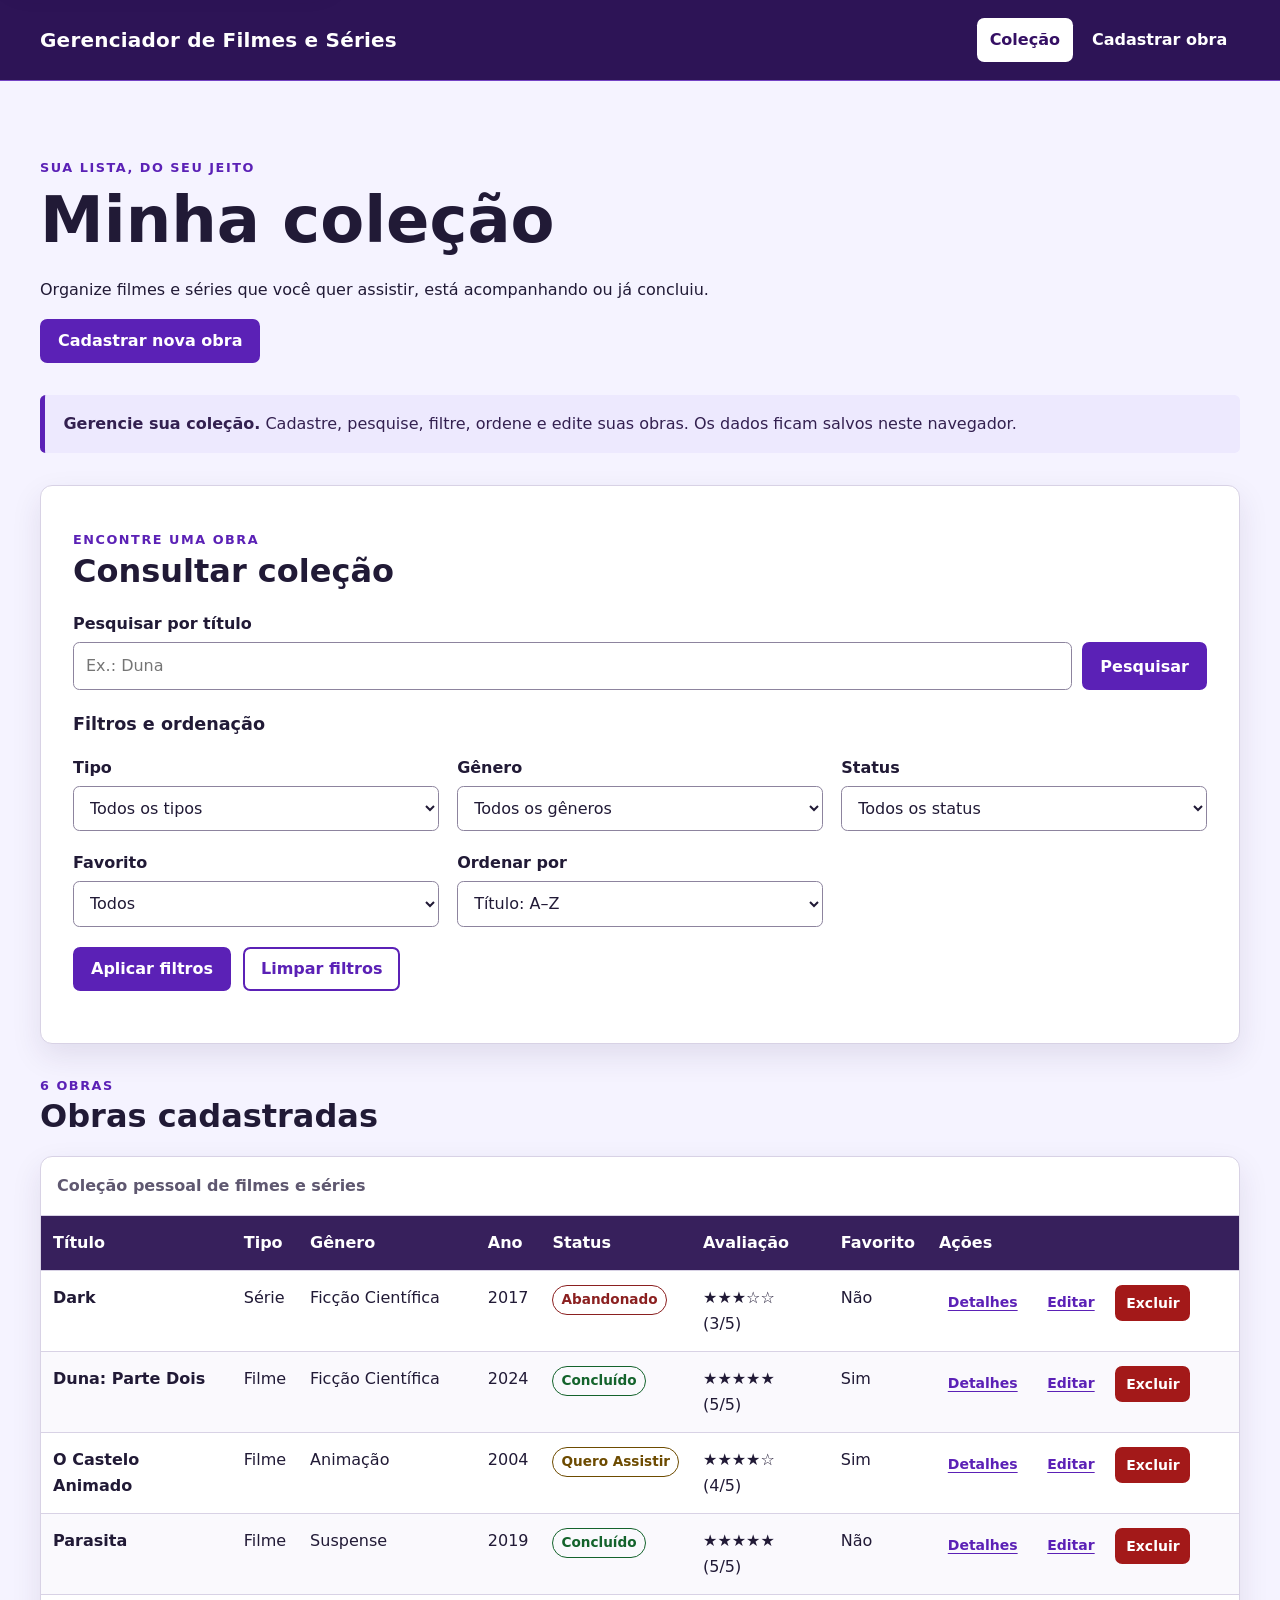
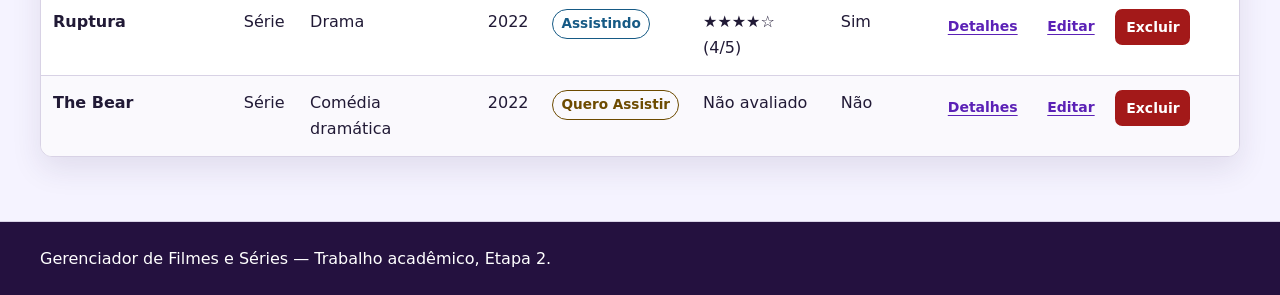
<file: index.html>
<!DOCTYPE html>
<html lang="pt-BR">
<head>
  <meta charset="UTF-8">
  <meta name="viewport" content="width=device-width, initial-scale=1.0">
  <meta name="description" content="Coleção pessoal do Gerenciador de Filmes e Séries.">
  <link rel="stylesheet" href="assets/css/style.css">
  <script src="assets/js/script.js" defer></script>
  <title>Coleção | Gerenciador de Filmes e Séries</title>
</head>
<body>
  <a class="skip-link" href="#conteudo-principal">Pular para o conteúdo principal</a>

  <header class="site-header">
    <div class="container">
      <p class="site-name">Gerenciador de Filmes e Séries</p>
      <nav aria-label="Navegação principal">
        <ul>
          <li><a href="index.html" aria-current="page">Coleção</a></li>
          <li><a href="pages/cadastro.html">Cadastrar obra</a></li>
        </ul>
      </nav>
    </div>
  </header>

  <main id="conteudo-principal" class="container page-content">
    <section class="hero" aria-labelledby="titulo-pagina">
      <p class="eyebrow">Sua lista, do seu jeito</p>
      <h1 id="titulo-pagina">Minha coleção</h1>
      <p>Organize filmes e séries que você quer assistir, está acompanhando ou já concluiu.</p>
      <a class="button-link" href="pages/cadastro.html">Cadastrar nova obra</a>
    </section>

    <aside class="static-notice" id="aviso-etapa" aria-label="Aviso sobre esta etapa">
      <strong>Gerencie sua coleção.</strong> Cadastre, pesquise, filtre, ordene e edite suas obras. Os dados ficam salvos neste navegador.
    </aside>

    <section class="controls" aria-labelledby="titulo-consulta">
      <div class="section-heading">
        <p class="eyebrow">Encontre uma obra</p>
        <h2 id="titulo-consulta">Consultar coleção</h2>
      </div>

      <form class="search-form" role="search">
        <div class="field search-field">
          <label for="pesquisa">Pesquisar por título</label>
          <div class="inline-control">
            <input type="search" id="pesquisa" name="pesquisa" placeholder="Ex.: Duna" aria-describedby="aviso-etapa">
            <button type="submit" aria-describedby="aviso-etapa">Pesquisar</button>
          </div>
        </div>
      </form>

      <form class="filter-form">
        <fieldset>
          <legend>Filtros e ordenação</legend>
          <div class="filters-grid">
            <div class="field">
              <label for="filtro-tipo">Tipo</label>
              <select id="filtro-tipo" name="tipo">
                <option value="todos">Todos os tipos</option>
                <option value="filme">Filme</option>
                <option value="serie">Série</option>
              </select>
            </div>

            <div class="field">
              <label for="filtro-genero">Gênero</label>
              <select id="filtro-genero" name="genero">
                <option value="todos">Todos os gêneros</option>
                <option value="animacao">Animação</option>
                <option value="comedia-dramatica">Comédia dramática</option>
                <option value="drama">Drama</option>
                <option value="ficcao-cientifica">Ficção Científica</option>
                <option value="suspense">Suspense</option>
              </select>
            </div>

            <div class="field">
              <label for="filtro-status">Status</label>
              <select id="filtro-status" name="status">
                <option value="todos">Todos os status</option>
                <option value="quero-assistir">Quero Assistir</option>
                <option value="assistindo">Assistindo</option>
                <option value="concluido">Concluído</option>
                <option value="abandonado">Abandonado</option>
              </select>
            </div>

            <div class="field">
              <label for="filtro-favorito">Favorito</label>
              <select id="filtro-favorito" name="favorito">
                <option value="todos">Todos</option>
                <option value="sim">Somente favoritos</option>
                <option value="nao">Somente não favoritos</option>
              </select>
            </div>

            <div class="field">
              <label for="ordenacao">Ordenar por</label>
              <select id="ordenacao" name="ordenacao">
                <option value="titulo-az">Título: A–Z</option>
                <option value="titulo-za">Título: Z–A</option>
                <option value="ano-recente">Ano: mais recente</option>
                <option value="ano-antigo">Ano: mais antigo</option>
                <option value="avaliacao-maior">Avaliação: maior primeiro</option>
                <option value="avaliacao-menor">Avaliação: menor primeiro</option>
              </select>
            </div>
          </div>

          <div class="form-actions">
            <button type="button" id="aplicar-filtros" aria-describedby="aviso-etapa">Aplicar filtros</button>
            <button type="reset" class="button-secondary">Limpar filtros</button>
          </div>
        </fieldset>
      </form>
    </section>

    <section class="collection" aria-labelledby="titulo-colecao">
      <div class="section-heading">
        <p class="eyebrow" id="contador-obras">6 obras</p>
        <h2 id="titulo-colecao">Obras cadastradas</h2>
      </div>

      <p class="feedback" id="mensagem-colecao" role="status"></p>

      <div class="table-wrapper" tabindex="0" role="region" aria-label="Coleção de filmes e séries" aria-describedby="descricao-tabela">
        <p id="descricao-tabela" class="visually-hidden">Tabela com as obras cadastradas e controles para gerenciá-las.</p>
        <table>
          <caption>Coleção pessoal de filmes e séries</caption>
          <thead>
            <tr>
              <th scope="col">Título</th>
              <th scope="col">Tipo</th>
              <th scope="col">Gênero</th>
              <th scope="col">Ano</th>
              <th scope="col">Status</th>
              <th scope="col">Avaliação</th>
              <th scope="col">Favorito</th>
              <th scope="col">Ações</th>
            </tr>
          </thead>
          <tbody id="lista-obras">
            <tr>
              <th scope="row">Duna: Parte Dois</th>
              <td>Filme</td>
              <td>Ficção Científica</td>
              <td>2024</td>
              <td><span class="status status-completed">Concluído</span></td>
              <td><span aria-hidden="true">★★★★★</span><span class="visually-hidden">5 de 5 estrelas</span> <span class="rating-text">(5/5)</span></td>
              <td>Sim</td>
              <td>
                <div class="table-actions">
                  <a href="pages/detalhes.html" aria-label="Ver detalhes de Duna: Parte Dois">Detalhes</a>
                  <a href="pages/editar.html" aria-label="Editar Duna: Parte Dois">Editar</a>
                  <button type="button" class="button-danger" aria-label="Excluir Duna: Parte Dois">Excluir</button>
                </div>
              </td>
            </tr>
            <tr>
              <th scope="row">Ruptura</th>
              <td>Série</td>
              <td>Drama</td>
              <td>2022</td>
              <td><span class="status status-watching">Assistindo</span></td>
              <td><span aria-hidden="true">★★★★☆</span><span class="visually-hidden">4 de 5 estrelas</span> <span class="rating-text">(4/5)</span></td>
              <td>Sim</td>
              <td>
                <div class="table-actions">
                  <button type="button" disabled aria-label="Detalhes de Ruptura indisponíveis nesta demonstração">Detalhes</button>
                  <button type="button" disabled aria-label="Edição de Ruptura indisponível nesta demonstração">Editar</button>
                  <button type="button" class="button-danger" aria-label="Excluir Ruptura">Excluir</button>
                </div>
              </td>
            </tr>
            <tr>
              <th scope="row">Parasita</th>
              <td>Filme</td>
              <td>Suspense</td>
              <td>2019</td>
              <td><span class="status status-completed">Concluído</span></td>
              <td><span aria-hidden="true">★★★★★</span><span class="visually-hidden">5 de 5 estrelas</span> <span class="rating-text">(5/5)</span></td>
              <td>Não</td>
              <td>
                <div class="table-actions">
                  <button type="button" disabled aria-label="Detalhes de Parasita indisponíveis nesta demonstração">Detalhes</button>
                  <button type="button" disabled aria-label="Edição de Parasita indisponível nesta demonstração">Editar</button>
                  <button type="button" class="button-danger" aria-label="Excluir Parasita">Excluir</button>
                </div>
              </td>
            </tr>
            <tr>
              <th scope="row">The Bear</th>
              <td>Série</td>
              <td>Comédia dramática</td>
              <td>2022</td>
              <td><span class="status status-planned">Quero Assistir</span></td>
              <td>Não avaliado</td>
              <td>Não</td>
              <td>
                <div class="table-actions">
                  <button type="button" disabled aria-label="Detalhes de The Bear indisponíveis nesta demonstração">Detalhes</button>
                  <button type="button" disabled aria-label="Edição de The Bear indisponível nesta demonstração">Editar</button>
                  <button type="button" class="button-danger" aria-label="Excluir The Bear">Excluir</button>
                </div>
              </td>
            </tr>
            <tr>
              <th scope="row">Dark</th>
              <td>Série</td>
              <td>Ficção Científica</td>
              <td>2017</td>
              <td><span class="status status-abandoned">Abandonado</span></td>
              <td><span aria-hidden="true">★★★☆☆</span><span class="visually-hidden">3 de 5 estrelas</span> <span class="rating-text">(3/5)</span></td>
              <td>Não</td>
              <td>
                <div class="table-actions">
                  <button type="button" disabled aria-label="Detalhes de Dark indisponíveis nesta demonstração">Detalhes</button>
                  <button type="button" disabled aria-label="Edição de Dark indisponível nesta demonstração">Editar</button>
                  <button type="button" class="button-danger" aria-label="Excluir Dark">Excluir</button>
                </div>
              </td>
            </tr>
            <tr>
              <th scope="row">O Castelo Animado</th>
              <td>Filme</td>
              <td>Animação</td>
              <td>2004</td>
              <td><span class="status status-planned">Quero Assistir</span></td>
              <td><span aria-hidden="true">★★★★☆</span><span class="visually-hidden">4 de 5 estrelas</span> <span class="rating-text">(4/5)</span></td>
              <td>Sim</td>
              <td>
                <div class="table-actions">
                  <button type="button" disabled aria-label="Detalhes de O Castelo Animado indisponíveis nesta demonstração">Detalhes</button>
                  <button type="button" disabled aria-label="Edição de O Castelo Animado indisponível nesta demonstração">Editar</button>
                  <button type="button" class="button-danger" aria-label="Excluir O Castelo Animado">Excluir</button>
                </div>
              </td>
            </tr>
          </tbody>
        </table>
      </div>
    </section>
  </main>

  <footer class="site-footer">
    <div class="container">
      <p>Gerenciador de Filmes e Séries — Trabalho acadêmico, Etapa 2.</p>
    </div>
  </footer>
</body>
</html>
</file>
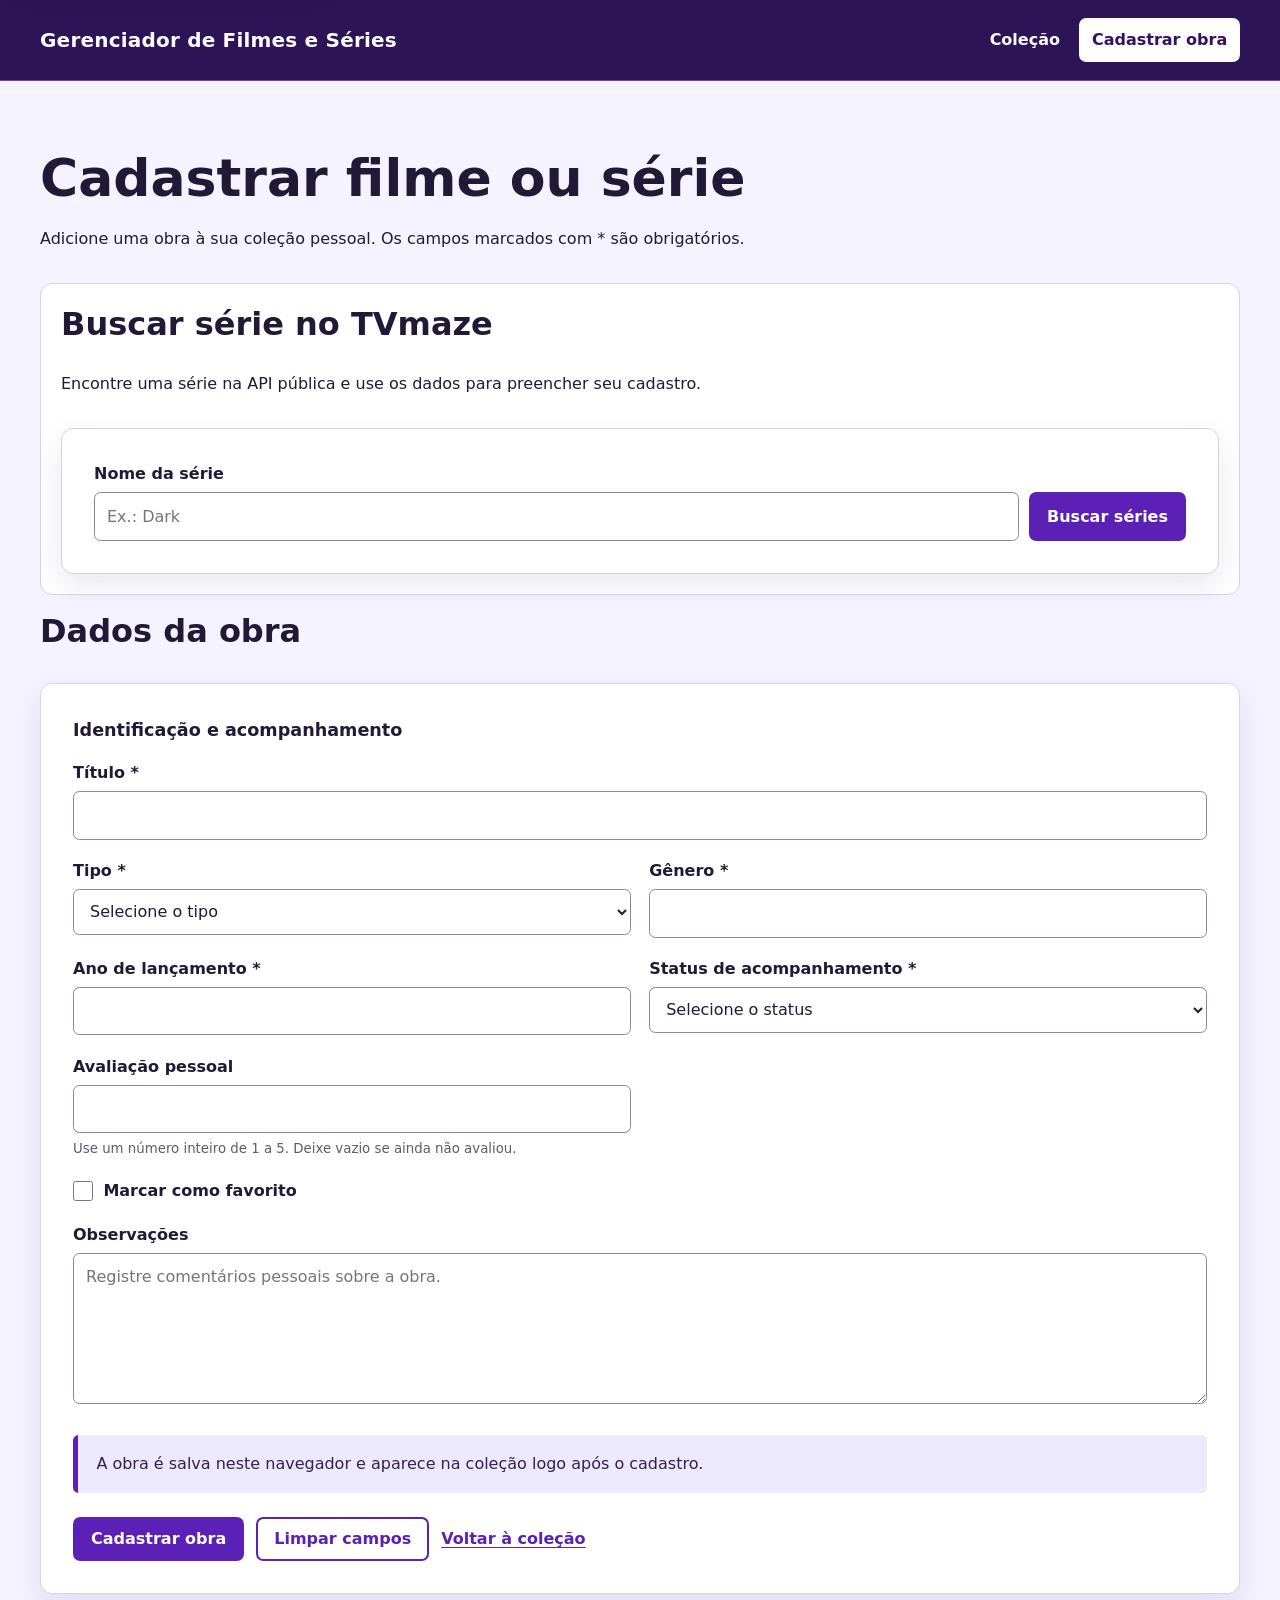
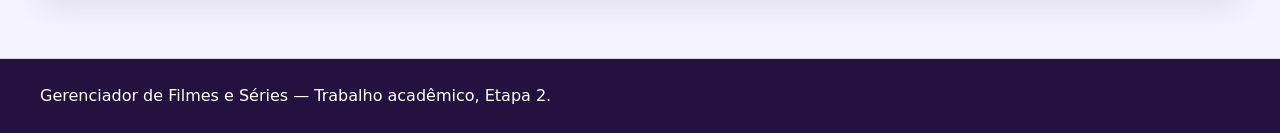
<file: pages/cadastro.html>
<!DOCTYPE html>
<html lang="pt-BR">
<head>
  <meta charset="UTF-8">
  <meta name="viewport" content="width=device-width, initial-scale=1.0">
  <meta name="description" content="Cadastro de uma obra no Gerenciador de Filmes e Séries.">
  <link rel="stylesheet" href="../assets/css/style.css">
  <script src="../assets/js/script.js" defer></script>
  <title>Cadastro | Gerenciador de Filmes e Séries</title>
</head>
<body>
  <a class="skip-link" href="#conteudo-principal">Pular para o conteúdo principal</a>
  <header class="site-header">
    <div class="container">
      <p class="site-name">Gerenciador de Filmes e Séries</p>
      <nav aria-label="Navegação principal">
        <ul>
          <li><a href="../index.html">Coleção</a></li>
          <li><a href="cadastro.html" aria-current="page">Cadastrar obra</a></li>
        </ul>
      </nav>
    </div>
  </header>
  <main id="conteudo-principal" class="container page-content">
    <section class="page-intro" aria-labelledby="titulo-pagina">
      <h1 id="titulo-pagina">Cadastrar filme ou série</h1>
      <p>Adicione uma obra à sua coleção pessoal. Os campos marcados com <span aria-hidden="true">*</span> são obrigatórios.</p>
    </section>

    <section class="api-search" aria-labelledby="titulo-busca-api">
      <h2 id="titulo-busca-api">Buscar série no TVmaze</h2>
      <p>Encontre uma série na API pública e use os dados para preencher seu cadastro.</p>
      <form id="form-busca-api" role="search"><div class="field"><label for="busca-api">Nome da série</label><div class="inline-control"><input id="busca-api" name="busca" type="search" placeholder="Ex.: Dark" minlength="2" required><button type="submit">Buscar séries</button></div></div></form>
      <p id="feedback-api" class="feedback" role="status"></p>
      <div id="resultados-api" class="api-results" aria-live="polite"></div>
    </section>

    <section aria-labelledby="titulo-formulario">
      <h2 id="titulo-formulario">Dados da obra</h2>
      <form id="form-cadastro">
        <fieldset>
          <legend>Identificação e acompanhamento</legend>

          <div class="form-grid">
            <div class="field field-wide">
              <label for="titulo">Título <span aria-hidden="true">*</span></label>
              <input type="text" id="titulo" name="titulo" required autocomplete="off">
            </div>

            <div class="field">
              <label for="tipo">Tipo <span aria-hidden="true">*</span></label>
              <select id="tipo" name="tipo" required>
                <option value="" selected disabled>Selecione o tipo</option>
                <option value="filme">Filme</option>
                <option value="serie">Série</option>
              </select>
            </div>

            <div class="field">
              <label for="genero">Gênero <span aria-hidden="true">*</span></label>
              <input type="text" id="genero" name="genero" list="sugestoes-genero" required autocomplete="off">
              <datalist id="sugestoes-genero">
                <option value="Ação"></option>
                <option value="Comédia"></option>
                <option value="Drama"></option>
                <option value="Ficção Científica"></option>
                <option value="Suspense"></option>
              </datalist>
            </div>

            <div class="field">
              <label for="ano">Ano de lançamento <span aria-hidden="true">*</span></label>
              <!-- O cinema surgiu no fim do século XIX; 2100 aceita obras anunciadas no futuro. -->
              <input type="number" id="ano" name="ano" min="1888" max="2100" step="1" required inputmode="numeric">
            </div>

            <div class="field">
              <label for="status">Status de acompanhamento <span aria-hidden="true">*</span></label>
              <select id="status" name="status" required>
                <option value="" selected disabled>Selecione o status</option>
                <option value="quero-assistir">Quero Assistir</option>
                <option value="assistindo">Assistindo</option>
                <option value="concluido">Concluído</option>
                <option value="abandonado">Abandonado</option>
              </select>
            </div>

            <div class="field">
              <label for="avaliacao">Avaliação pessoal</label>
              <input type="number" id="avaliacao" name="avaliacao" min="1" max="5" step="1" inputmode="numeric" aria-describedby="ajuda-avaliacao">
              <small id="ajuda-avaliacao">Use um número inteiro de 1 a 5. Deixe vazio se ainda não avaliou.</small>
            </div>

            <div class="field field-wide checkbox-field">
              <input type="checkbox" id="favorito" name="favorito" value="sim">
              <label for="favorito">Marcar como favorito</label>
            </div>

            <div class="field field-wide">
              <label for="observacoes">Observações</label>
              <textarea id="observacoes" name="observacoes" rows="5" placeholder="Registre comentários pessoais sobre a obra."></textarea>
            </div>
          </div>
        </fieldset>

        <p class="static-notice" id="aviso-formulario">A obra é salva neste navegador e aparece na coleção logo após o cadastro.</p>
        <p data-feedback class="feedback" role="status"></p>
        <div class="form-actions">
          <button type="submit" aria-describedby="aviso-formulario">Cadastrar obra</button>
          <button type="reset" class="button-secondary">Limpar campos</button>
          <a href="../index.html">Voltar à coleção</a>
        </div>
      </form>
    </section>
  </main>
  <footer class="site-footer">
    <div class="container"><p>Gerenciador de Filmes e Séries — Trabalho acadêmico, Etapa 2.</p></div>
  </footer>
</body>
</html>
</file>
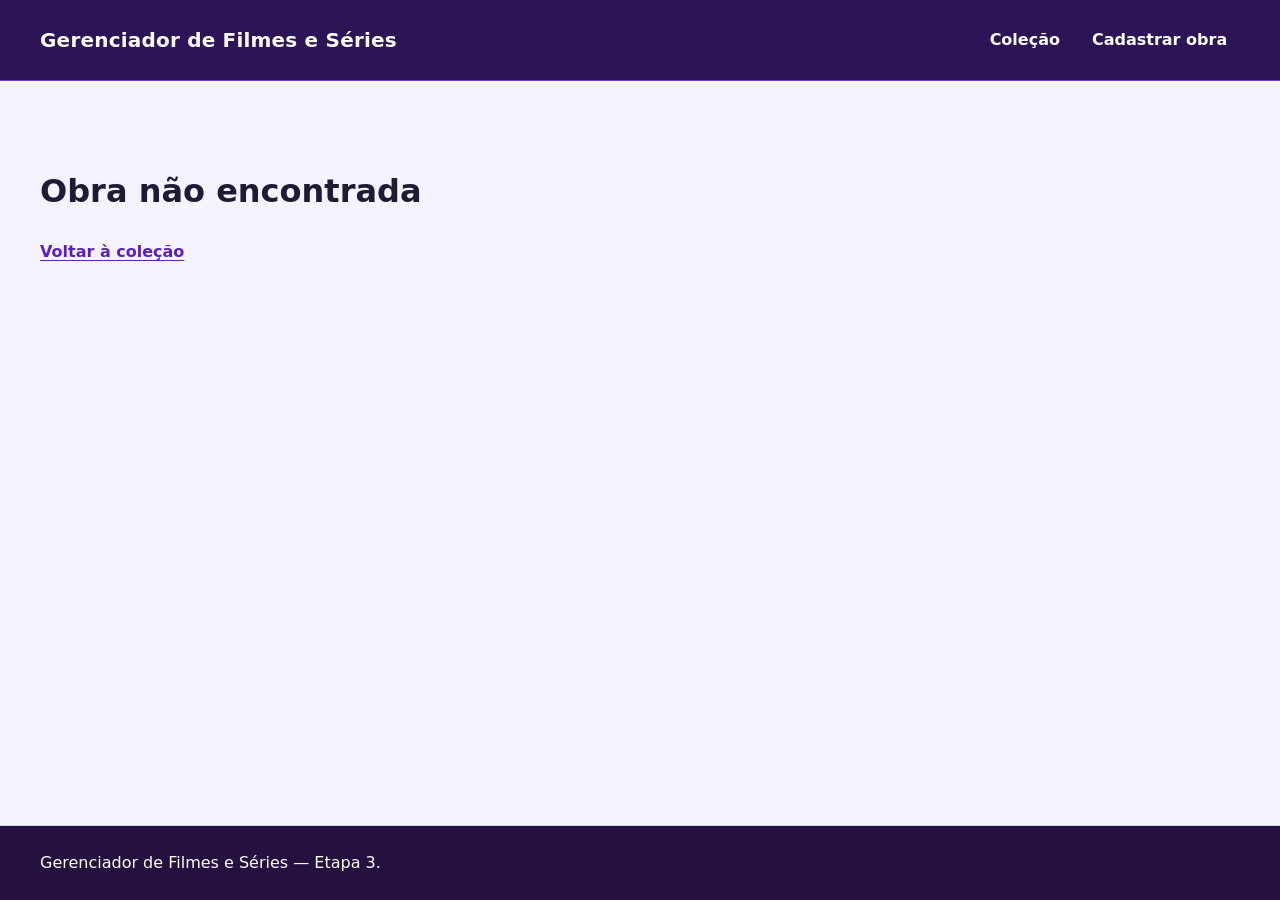
<file: pages/detalhes.html>
<!DOCTYPE html>
<html lang="pt-BR">
<head>
  <meta charset="UTF-8">
  <meta name="viewport" content="width=device-width, initial-scale=1.0">
  <link rel="stylesheet" href="../assets/css/style.css">
  <script src="../assets/js/script.js" defer></script>
  <title>Detalhes | Gerenciador de Filmes e Séries</title>
</head>
<body>
  <a class="skip-link" href="#conteudo-principal">Pular para o conteúdo principal</a>
  <header class="site-header"><div class="container"><p class="site-name">Gerenciador de Filmes e Séries</p><nav aria-label="Navegação principal"><ul><li><a href="../index.html">Coleção</a></li><li><a href="cadastro.html">Cadastrar obra</a></li></ul></nav></div></header>
  <main id="conteudo-principal" class="container page-content">
    <section class="page-intro"><p class="eyebrow">Ficha da coleção</p><h1 id="titulo-pagina">Detalhes da obra</h1><p>Confira os dados registrados para esta obra.</p></section>
    <article class="details-card"><h2>Informações da obra</h2><dl class="details-list"></dl></article>
    <p data-feedback class="feedback" role="status"></p>
    <div class="form-actions"><a class="button-link" data-editar-obra href="editar.html">Editar obra</a><button type="button" class="button-danger" data-excluir-detalhes>Excluir obra</button><a href="../index.html">Voltar à coleção</a></div>
  </main>
  <footer class="site-footer"><div class="container"><p>Gerenciador de Filmes e Séries — Etapa 3.</p></div></footer>
</body>
</html>
</file>
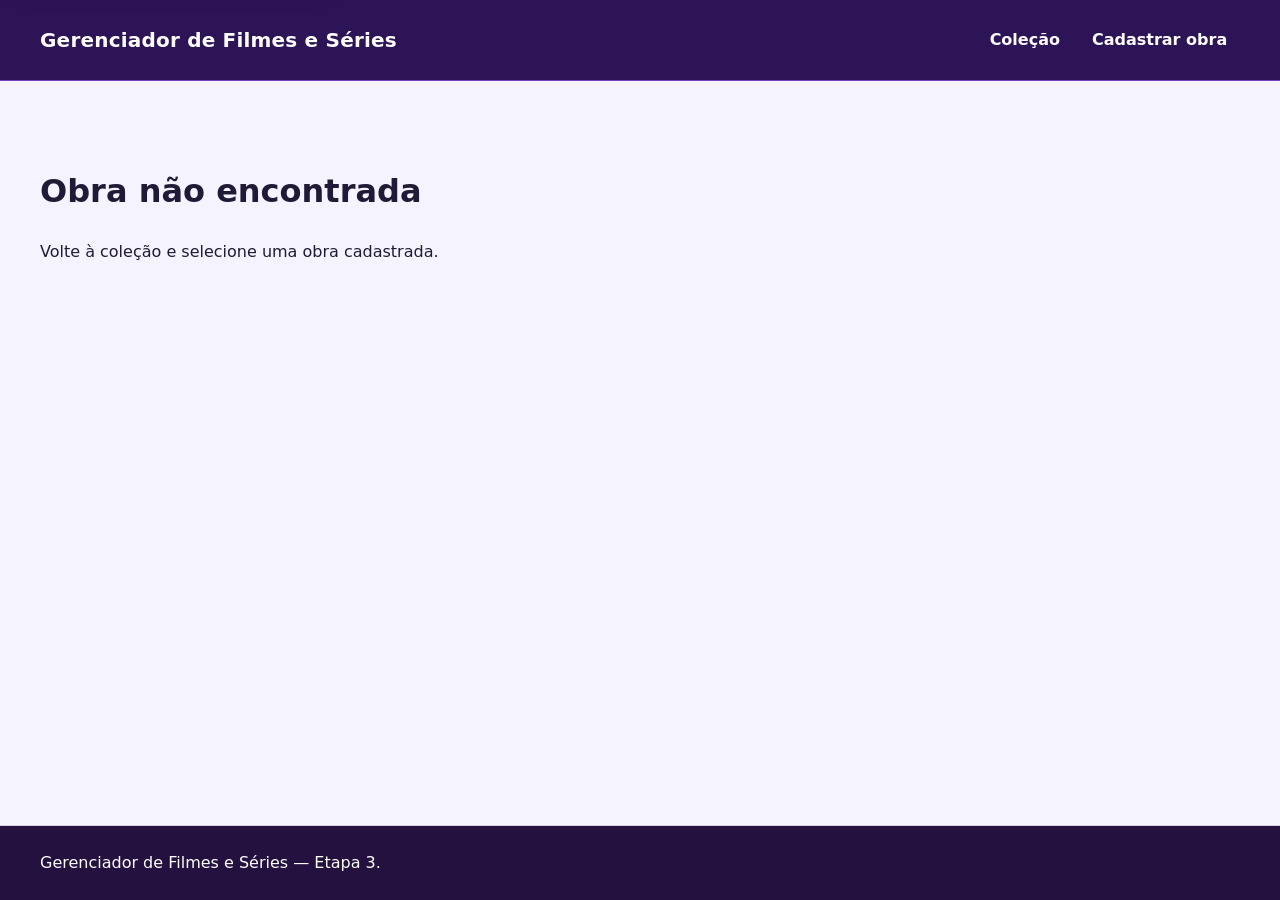
<file: pages/editar.html>
<!DOCTYPE html>
<html lang="pt-BR">
<head>
  <meta charset="UTF-8">
  <meta name="viewport" content="width=device-width, initial-scale=1.0">
  <link rel="stylesheet" href="../assets/css/style.css">
  <script src="../assets/js/script.js" defer></script>
  <title>Editar obra | Gerenciador de Filmes e Séries</title>
</head>
<body>
  <a class="skip-link" href="#conteudo-principal">Pular para o conteúdo principal</a>
  <header class="site-header"><div class="container"><p class="site-name">Gerenciador de Filmes e Séries</p><nav aria-label="Navegação principal"><ul><li><a href="../index.html">Coleção</a></li><li><a href="cadastro.html">Cadastrar obra</a></li></ul></nav></div></header>
  <main id="conteudo-principal" class="container page-content">
    <section class="page-intro"><h1 id="titulo-pagina">Editar obra</h1><p>Altere os dados da obra selecionada.</p></section>
    <section><h2>Dados da obra</h2>
      <form id="form-edicao"><fieldset><legend>Identificação e acompanhamento</legend><div class="form-grid">
        <div class="field field-wide"><label for="titulo">Título *</label><input id="titulo" name="titulo" required></div>
        <div class="field"><label for="tipo">Tipo *</label><select id="tipo" name="tipo" required><option value="filme">Filme</option><option value="serie">Série</option></select></div>
        <div class="field"><label for="genero">Gênero *</label><input id="genero" name="genero" required></div>
        <div class="field"><label for="ano">Ano *</label><input type="number" id="ano" name="ano" min="1888" max="2100" step="1" required></div>
        <div class="field"><label for="status">Status *</label><select id="status" name="status" required><option value="quero-assistir">Quero Assistir</option><option value="assistindo">Assistindo</option><option value="concluido">Concluído</option><option value="abandonado">Abandonado</option></select></div>
        <div class="field"><label for="avaliacao">Avaliação pessoal</label><input type="number" id="avaliacao" name="avaliacao" min="1" max="5" step="1"></div>
        <div class="field field-wide checkbox-field"><input type="checkbox" id="favorito" name="favorito"><label for="favorito">Marcar como favorito</label></div>
        <div class="field field-wide"><label for="observacoes">Observações</label><textarea id="observacoes" name="observacoes" rows="5"></textarea></div>
      </div></fieldset><p data-feedback class="feedback" role="status"></p><div class="form-actions"><button type="submit">Salvar alterações</button><a href="../index.html">Cancelar</a></div></form>
    </section>
  </main>
  <footer class="site-footer"><div class="container"><p>Gerenciador de Filmes e Séries — Etapa 3.</p></div></footer>
</body>
</html>
</file>
<file: assets/css/style.css>
:root {
  color-scheme: light;
  --background: #f5f3ff;
  --surface: #ffffff;
  --surface-muted: #ede9fe;
  --text: #211a36;
  --muted: #5f5870;
  --primary: #5b21b6;
  --primary-dark: #401580;
  --border: #d8d2e5;
  --danger: #a31919;
  --danger-dark: #761111;
  --focus: #f59e0b;
  --shadow: 0 12px 30px rgb(46 31 78 / 10%);
  --radius: 0.75rem;
}

*,
*::before,
*::after {
  box-sizing: border-box;
}

html {
  scroll-behavior: smooth;
}

body {
  min-height: 100vh;
  margin: 0;
  display: flex;
  flex-direction: column;
  background: var(--background);
  color: var(--text);
  font-family: system-ui, -apple-system, BlinkMacSystemFont, "Segoe UI", sans-serif;
  font-size: 1rem;
  line-height: 1.6;
}

a {
  color: var(--primary);
  font-weight: 650;
  text-underline-offset: 0.2em;
}

a:hover {
  color: var(--primary-dark);
}

:focus-visible {
  outline: 3px solid var(--focus);
  outline-offset: 3px;
}

.container {
  width: min(100% - 2rem, 75rem);
  margin-inline: auto;
}

.skip-link {
  position: fixed;
  z-index: 10;
  top: 0.75rem;
  left: 0.75rem;
  padding: 0.65rem 1rem;
  transform: translateY(-180%);
  border-radius: 0.4rem;
  background: var(--surface);
  color: var(--primary-dark);
  box-shadow: var(--shadow);
}

.skip-link:focus {
  transform: translateY(0);
}

.site-header {
  border-bottom: 1px solid #7443c4;
  background: #2d1456;
  color: #fff;
}

.site-header .container {
  display: flex;
  align-items: center;
  justify-content: space-between;
  gap: 1.5rem;
  min-height: 5rem;
}

.site-name {
  margin: 0;
  font-size: clamp(1rem, 3vw, 1.25rem);
  font-weight: 800;
  letter-spacing: 0.01em;
}

nav ul {
  display: flex;
  flex-wrap: wrap;
  gap: 0.4rem;
  margin: 0;
  padding: 0;
  list-style: none;
}

nav a {
  display: block;
  padding: 0.55rem 0.8rem;
  border-radius: 0.45rem;
  color: #fff;
  text-decoration: none;
}

nav a:hover,
nav a[aria-current="page"] {
  background: #fff;
  color: #351064;
}

.page-content {
  flex: 1;
  padding-block: clamp(2rem, 5vw, 4rem);
}

.hero,
.page-intro {
  max-width: 50rem;
  margin-bottom: 2rem;
}

.hero h1,
.page-intro h1 {
  margin-block: 0.1em 0.35em;
  font-size: clamp(2.1rem, 6vw, 4rem);
  line-height: 1.1;
}

.page-intro h1 {
  font-size: clamp(2rem, 5vw, 3.25rem);
}

h2 {
  margin-top: 0;
  font-size: clamp(1.4rem, 3vw, 2rem);
  line-height: 1.25;
}

.eyebrow {
  margin-bottom: 0;
  color: var(--primary);
  font-size: 0.8rem;
  font-weight: 800;
  letter-spacing: 0.12em;
  text-transform: uppercase;
}

.section-heading {
  margin-bottom: 1.25rem;
}

.section-heading h2 {
  margin-bottom: 0;
}

.static-notice {
  margin-block: 1.5rem;
  padding: 1rem 1.15rem;
  border-left: 0.35rem solid var(--primary);
  border-radius: 0.35rem;
  background: var(--surface-muted);
  color: #332050;
}

.controls,
.collection,
.details-card,
form {
  margin-top: 2rem;
}

.controls,
.details-card,
form:not(.search-form):not(.filter-form) {
  padding: clamp(1.1rem, 3vw, 2rem);
  border: 1px solid var(--border);
  border-radius: var(--radius);
  background: var(--surface);
  box-shadow: var(--shadow);
}

.api-search,
.api-result {
  padding: 1.25rem;
  margin-block: 1rem;
  border: 1px solid var(--border, #d7dce2);
  border-radius: 0.75rem;
  background: var(--surface, #fff);
}

.api-results {
  display: grid;
  grid-template-columns: repeat(auto-fit, minmax(min(100%, 16rem), 1fr));
  gap: 1rem;
}

.api-result h3 { margin-top: 0; }
.api-result p { line-height: 1.5; }

.search-form,
.filter-form {
  margin-block: 1.25rem;
}

fieldset {
  min-width: 0;
  margin: 0;
  padding: 0;
  border: 0;
}

legend {
  margin-bottom: 1rem;
  padding: 0;
  font-size: 1.1rem;
  font-weight: 800;
}

.form-grid,
.filters-grid {
  display: grid;
  grid-template-columns: repeat(2, minmax(0, 1fr));
  gap: 1.15rem;
}

.filters-grid {
  grid-template-columns: repeat(3, minmax(0, 1fr));
}

.field {
  min-width: 0;
}

.field-wide {
  grid-column: 1 / -1;
}

label {
  display: block;
  margin-bottom: 0.35rem;
  font-weight: 750;
}

input,
select,
textarea,
button {
  font: inherit;
}

input:not([type="checkbox"]),
select,
textarea {
  width: 100%;
  min-height: 2.85rem;
  padding: 0.65rem 0.75rem;
  border: 1px solid #8d849e;
  border-radius: 0.4rem;
  background: #fff;
  color: var(--text);
}

textarea {
  min-height: 7.5rem;
  resize: vertical;
}

small {
  display: block;
  margin-top: 0.3rem;
  color: var(--muted);
}

.checkbox-field {
  display: flex;
  align-items: center;
  gap: 0.65rem;
}

.checkbox-field input {
  width: 1.25rem;
  height: 1.25rem;
  margin: 0;
  accent-color: var(--primary);
}

.checkbox-field label {
  margin: 0;
}

.inline-control {
  display: flex;
  gap: 0.65rem;
}

.inline-control input {
  flex: 1;
}

button,
.button-link {
  display: inline-flex;
  min-height: 2.75rem;
  align-items: center;
  justify-content: center;
  padding: 0.6rem 1rem;
  border: 2px solid var(--primary);
  border-radius: 0.45rem;
  background: var(--primary);
  color: #fff;
  font-weight: 750;
  line-height: 1.2;
  text-decoration: none;
  cursor: pointer;
}

button:hover,
.button-link:hover {
  border-color: var(--primary-dark);
  background: var(--primary-dark);
  color: #fff;
}

button:disabled {
  border-color: #77717f;
  background: #dedbe2;
  color: #514d57;
  cursor: not-allowed;
}

.button-secondary {
  background: transparent;
  color: var(--primary);
}

.button-secondary:hover {
  color: #fff;
}

.button-danger {
  border-color: var(--danger);
  background: var(--danger);
}

.button-danger:hover {
  border-color: var(--danger-dark);
  background: var(--danger-dark);
}

.form-actions,
.table-actions {
  display: flex;
  flex-wrap: wrap;
  align-items: center;
  gap: 0.75rem;
}

.form-actions {
  margin-top: 1.25rem;
}

.table-wrapper {
  overflow-x: auto;
  border: 1px solid var(--border);
  border-radius: var(--radius);
  background: var(--surface);
  box-shadow: var(--shadow);
}

table {
  width: 100%;
  min-width: 70rem;
  border-collapse: collapse;
}

caption {
  padding: 1rem;
  color: var(--muted);
  font-weight: 650;
  text-align: left;
}

th,
td {
  padding: 0.9rem 0.75rem;
  border-top: 1px solid var(--border);
  text-align: left;
  vertical-align: top;
}

thead th {
  background: #37205c;
  color: #fff;
  white-space: nowrap;
}

tbody tr:nth-child(even) {
  background: #faf9fd;
}

.table-actions {
  min-width: 18rem;
}

.table-actions button,
.table-actions a {
  min-height: 2.25rem;
  padding: 0.35rem 0.55rem;
  font-size: 0.875rem;
}

.status {
  display: inline-block;
  padding: 0.18rem 0.5rem;
  border: 1px solid currentColor;
  border-radius: 999px;
  font-size: 0.85rem;
  font-weight: 750;
  white-space: nowrap;
}

.status-completed {
  color: #14632c;
}

.status-watching {
  color: #165a85;
}

.status-planned {
  color: #6d4b00;
}

.status-abandoned {
  color: #8b2020;
}

.feedback {
  margin-block: 0 1.25rem;
  padding: 0.85rem 1.15rem;
  border-left: 0.35rem solid #14632c;
  border-radius: 0.35rem;
  background: #e7f6ec;
  color: #14632c;
  font-weight: 650;
}

.feedback:empty {
  margin: 0;
  padding: 0;
  border: 0;
}

.rating-text {
  white-space: nowrap;
}

.details-list {
  display: grid;
  grid-template-columns: repeat(2, minmax(0, 1fr));
  gap: 1rem;
  margin: 0;
}

.details-list > div {
  padding: 1rem;
  border-radius: 0.5rem;
  background: #f8f6fc;
}

.details-list .details-wide {
  grid-column: 1 / -1;
}

.details-list dt {
  color: var(--muted);
  font-size: 0.85rem;
  font-weight: 750;
  text-transform: uppercase;
}

.details-list dd {
  margin: 0.25rem 0 0;
  font-weight: 650;
}

.site-footer {
  margin-top: auto;
  padding-block: 1.5rem;
  border-top: 1px solid var(--border);
  background: #24113f;
  color: #fff;
}

.site-footer p {
  margin: 0;
}

.visually-hidden {
  position: absolute;
  width: 1px;
  height: 1px;
  padding: 0;
  margin: -1px;
  overflow: hidden;
  clip: rect(0, 0, 0, 0);
  white-space: nowrap;
  border: 0;
}

@media (max-width: 48rem) {
  .site-header .container {
    align-items: flex-start;
    flex-direction: column;
    gap: 0.75rem;
    padding-block: 1rem;
  }

  .form-grid,
  .filters-grid,
  .details-list {
    grid-template-columns: 1fr;
  }

  .details-list .details-wide {
    grid-column: auto;
  }

  .inline-control {
    align-items: stretch;
    flex-direction: column;
  }
}

@media (max-width: 30rem) {
  .container {
    width: min(100% - 1rem, 75rem);
  }

  nav ul,
  nav li {
    width: 100%;
  }

  .form-actions > *,
  .inline-control button {
    width: 100%;
  }
}

@media (prefers-reduced-motion: reduce) {
  html {
    scroll-behavior: auto;
  }
}
</file>
